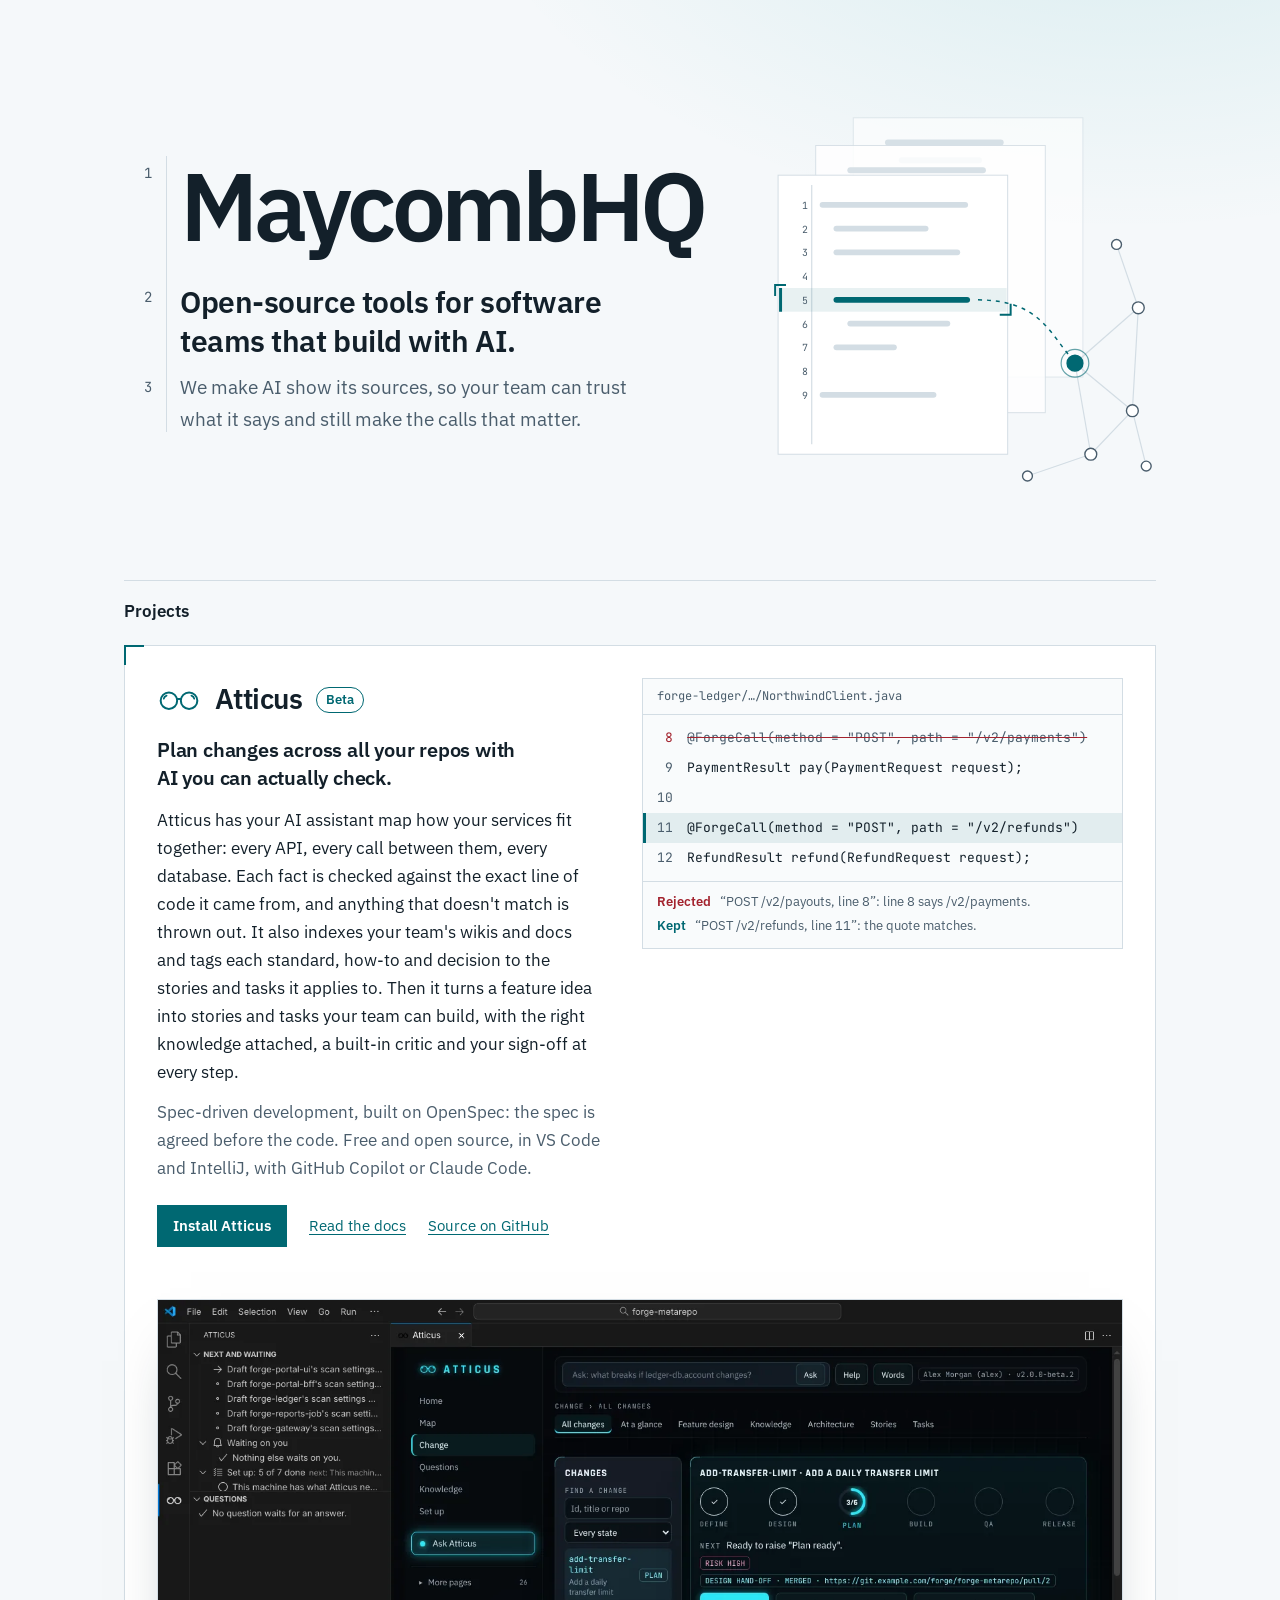
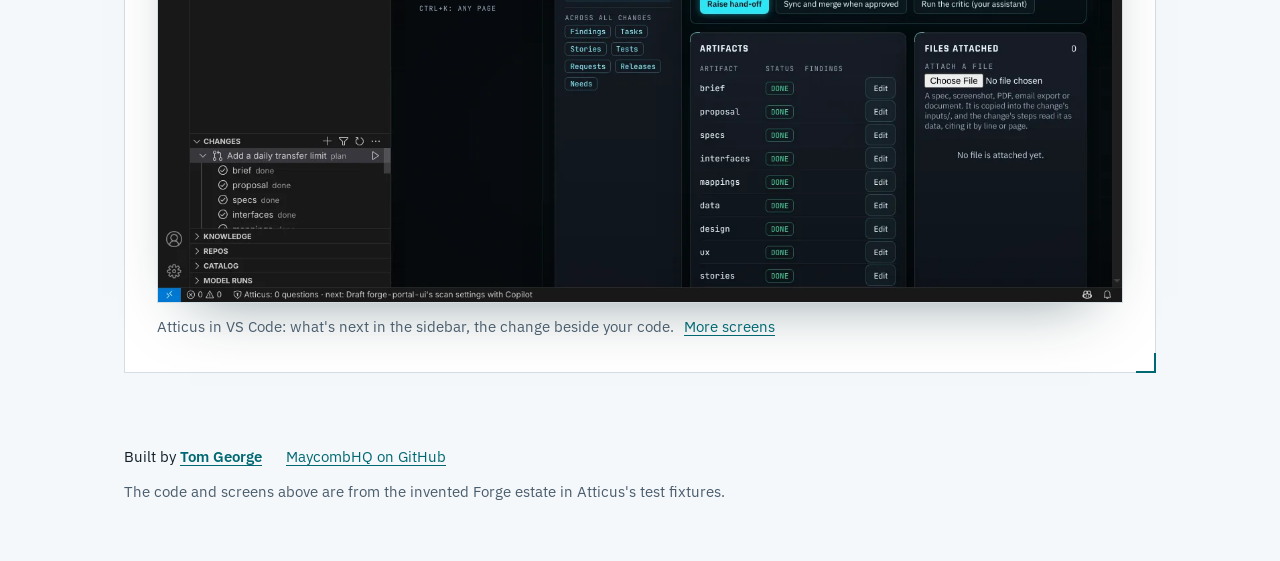
<file: index.html>
<!doctype html>
<html lang="en">
  <head>
    <meta charset="utf-8" />
    <meta name="viewport" content="width=device-width, initial-scale=1" />
    <title>MaycombHQ</title>
    <meta
      name="description"
      content="MaycombHQ makes open-source tools for software teams that build with AI. Its first project is Atticus, spec-driven development across many repos, built on OpenSpec."
    />
    <meta property="og:title" content="MaycombHQ" />
    <meta
      property="og:description"
      content="Open-source tools that show their work. First project: Atticus."
    />
    <link rel="icon" type="image/svg+xml" href="/favicon.svg" />
    <link
      rel="preload"
      href="/fonts/ibm-plex-sans-latin-400-normal.woff2"
      as="font"
      type="font/woff2"
      crossorigin
    />
    <link
      rel="preload"
      href="/fonts/ibm-plex-sans-latin-600-normal.woff2"
      as="font"
      type="font/woff2"
      crossorigin
    />
    <link
      rel="preload"
      href="/fonts/jetbrains-mono-latin-400-normal.woff2"
      as="font"
      type="font/woff2"
      crossorigin
    />
    <script>
      // The Atticus site (/atticus/) remembers its theme switch on this origin; follow it here.
      try {
        var theme = localStorage.getItem("vitepress-theme-appearance");
        if (theme === "dark" || theme === "light")
          document.documentElement.classList.add(theme);
      } catch (e) {}
    </script>
    <link rel="stylesheet" href="/site.css?v=6ad755e4" />
  </head>
  <body>
    <div class="page">
      <!-- The masthead is set as the first lines of a source file: the house idea is that a claim
           names the line it comes from. -->
      <header class="masthead">
        <ol class="source" aria-label="MaycombHQ">
          <li class="l-name"><h1>MaycombHQ</h1></li>
          <li class="l-claim">
            <p>Open-source tools for software teams that build with AI.</p>
          </li>
          <li class="l-detail">
            <p>
              We make AI show its sources, so your team can trust what it says
              and still make the calls that matter.
            </p>
          </li>
        </ol>
        <svg
          class="art"
          viewBox="0 0 470 400"
          role="img"
          aria-labelledby="art-title"
        >
          <title id="art-title">
            A stack of source files; one line on the front file is marked as
            cited, and a thread runs from it to one system on a small map of
            connected systems.
          </title>
          <!-- the files behind: only their tops show -->
          <rect class="card back2" x="164" y="22" width="232" height="262" />
          <rect
            class="bar faint"
            x="196"
            y="44"
            width="120"
            height="6"
            rx="3"
          />
          <rect class="bar faint" x="210" y="62" width="84" height="6" rx="3" />
          <rect class="card back1" x="126" y="50" width="232" height="270" />
          <rect
            class="bar faint"
            x="158"
            y="72"
            width="140"
            height="6"
            rx="3"
          />
          <rect class="bar faint" x="172" y="90" width="96" height="6" rx="3" />
          <!-- the front file -->
          <rect class="card" x="88" y="80" width="232" height="282" />
          <line class="gutter" x1="122" y1="90" x2="122" y2="352" />
          <rect class="cited-wash" x="89" y="194" width="230" height="24" />
          <rect class="cited-edge" x="89" y="194" width="3" height="24" />
          <path class="bracket" d="M85 202 V191 H96 M323 210 V221 H312" />
          <text class="num" x="118" y="114" text-anchor="end">1</text>
          <rect class="bar" x="130" y="107" width="150" height="6" rx="3" />
          <text class="num" x="118" y="138" text-anchor="end">2</text>
          <rect class="bar" x="144" y="131" width="96" height="6" rx="3" />
          <text class="num" x="118" y="162" text-anchor="end">3</text>
          <rect class="bar" x="144" y="155" width="128" height="6" rx="3" />
          <text class="num" x="118" y="186" text-anchor="end">4</text>
          <text class="num" x="118" y="210" text-anchor="end">5</text>
          <rect
            class="bar cited-bar"
            x="144"
            y="203"
            width="138"
            height="6"
            rx="3"
          />
          <text class="num" x="118" y="234" text-anchor="end">6</text>
          <rect class="bar" x="158" y="227" width="104" height="6" rx="3" />
          <text class="num" x="118" y="258" text-anchor="end">7</text>
          <rect class="bar" x="144" y="251" width="64" height="6" rx="3" />
          <text class="num" x="118" y="282" text-anchor="end">8</text>
          <text class="num" x="118" y="306" text-anchor="end">9</text>
          <rect class="bar" x="130" y="299" width="118" height="6" rx="3" />
          <!-- the thread from the cited line to what it says -->
          <path class="thread" d="M290 206 C 350 206, 362 238, 382 262" />
          <!-- the map -->
          <g class="map">
            <path
              class="edge"
              d="M388 270 L446 318 M388 270 L404 362 M446 318 L404 362 M388 270 L452 214 M452 214 L446 318 M452 214 L430 150 M446 318 L460 374 M404 362 L340 384"
            />
            <circle class="node" cx="430" cy="150" r="5" />
            <circle class="node" cx="460" cy="374" r="5" />
            <circle class="node" cx="340" cy="384" r="5" />
            <circle class="node" cx="452" cy="214" r="6" />
            <circle class="node" cx="446" cy="318" r="6" />
            <circle class="node" cx="404" cy="362" r="6" />
            <circle class="node cited" cx="388" cy="270" r="8" />
            <circle class="ring" cx="388" cy="270" r="14" />
          </g>
        </svg>
      </header>

      <main class="projects" aria-labelledby="projects-title">
        <h2 id="projects-title">Projects</h2>

        <article class="project">
          <div class="about">
            <div class="title">
              <svg
                class="mark"
                viewBox="0 0 24 24"
                aria-hidden="true"
                focusable="false"
              >
                <g fill="none" stroke="currentColor" stroke-linecap="round">
                  <g stroke-width="1.1">
                    <circle cx="6.5" cy="12.4" r="4.5" />
                    <circle cx="17.5" cy="12.4" r="4.5" />
                    <path d="M11 11.4 H13" />
                  </g>
                  <path
                    stroke-width="1"
                    d="M3.7 11.3 Q3.9 10.0 5.2 9.6 M20.3 11.3 Q20.1 10.0 18.8 9.6"
                  />
                </g>
              </svg>
              <h3><a href="/atticus/">Atticus</a></h3>
              <span
                class="badge"
                title="Atticus is in beta: try it, and expect changes"
                >Beta</span
              >
            </div>
            <p class="pitch">
              Plan changes across all your repos with AI you can actually check.
            </p>
            <p>
              Atticus has your AI assistant map how your services fit together:
              every API, every call between them, every database. Each fact is
              checked against the exact line of code it came from, and anything
              that doesn't match is thrown out. It also indexes your team's
              wikis and docs and tags each standard, how-to and decision to the
              stories and tasks it applies to. Then it turns a feature idea into
              stories and tasks your team can build, with the right knowledge
              attached, a built-in critic and your sign-off at every step.
            </p>
            <p>
              Spec-driven development, built on OpenSpec: the spec is agreed
              before the code. Free and open source, in VS Code and IntelliJ,
              with GitHub Copilot or Claude Code.
            </p>
            <p class="links">
              <a class="primary" href="/atticus/guide/install.html"
                >Install Atticus</a
              >
              <a href="/atticus/">Read the docs</a>
              <a href="https://github.com/maycombhq/atticus"
                >Source on GitHub</a
              >
            </p>
          </div>

          <figure class="demo">
            <figcaption>
              <span class="file">forge-ledger/…/NorthwindClient.java</span>
            </figcaption>
            <div
              class="code"
              role="img"
              aria-label="Five lines of Java. An assistant claimed line 8 calls POST /v2/payouts; line 8 says /v2/payments, so the claim is rejected. Its claim that line 11 calls POST /v2/refunds holds, so it is kept."
            >
              <div class="row">
                <span class="n">8</span
                ><code>@ForgeCall(method = "POST", path = "/v2/payments")</code>
              </div>
              <div class="row">
                <span class="n">9</span
                ><code>PaymentResult pay(PaymentRequest request);</code>
              </div>
              <div class="row"><span class="n">10</span><code></code></div>
              <div class="row">
                <span class="n">11</span
                ><code>@ForgeCall(method = "POST", path = "/v2/refunds")</code>
              </div>
              <div class="row">
                <span class="n">12</span
                ><code>RefundResult refund(RefundRequest request);</code>
              </div>
              <span class="cursor" aria-hidden="true"></span>
            </div>
            <ul class="verdicts" aria-hidden="true">
              <li class="no">
                <b>Rejected</b> “POST /v2/payouts, line 8”: line 8 says
                /v2/payments.
              </li>
              <li class="ok">
                <b>Kept</b> “POST /v2/refunds, line 11”: the quote matches.
              </li>
            </ul>
          </figure>
          <figure class="screen">
            <a href="/images/atticus-vscode.webp">
              <img
                src="/images/atticus-vscode.webp"
                width="1439"
                height="899"
                loading="lazy"
                alt="VS Code with the Atticus sidebar and the Atticus app open in a tab on a change's page: its stages from define to release, its risk and its artifacts."
              />
            </a>
            <figcaption>
              Atticus in VS Code: what's next in the sidebar, the change beside
              your code.
              <a href="/atticus/#screens-title">More screens</a>
            </figcaption>
          </figure>
        </article>
      </main>

      <footer class="foot">
        <p class="maker">
          <span
            >Built by
            <a href="https://www.linkedin.com/in/devtomgeorge" rel="author"
              >Tom George</a
            ></span
          >
          <a href="https://github.com/maycombhq">MaycombHQ on GitHub</a>
        </p>
        <p>
          <span
            >The code and screens above are from the invented Forge estate in
            Atticus's test fixtures.</span
          >
        </p>
      </footer>
    </div>
  </body>
</html>
</file>
<file: site.css>
/* MaycombHQ: the same tokens as the Atticus site (maycombhq.com/atticus), so the two read as one
   place. Light by default, dark when the system asks, and whichever the Atticus site's theme
   switch was last set to (it shares this origin; see the script in each page's head). Every text
   colour keeps 4.5:1 on its ground in both themes. */

@font-face {
  font-family: "IBM Plex Sans";
  font-style: normal;
  font-weight: 400;
  font-display: swap;
  src: url("/fonts/ibm-plex-sans-latin-400-normal.woff2") format("woff2");
}
@font-face {
  font-family: "JetBrains Mono";
  font-style: normal;
  font-weight: 400;
  font-display: swap;
  src: url("/fonts/jetbrains-mono-latin-400-normal.woff2") format("woff2");
}
@font-face {
  font-family: "IBM Plex Sans";
  font-style: normal;
  font-weight: 600;
  font-display: swap;
  src: url("/fonts/ibm-plex-sans-latin-600-normal.woff2") format("woff2");
}

:root {
  color-scheme: light;
  --ink: #f5f8fa;
  --panel: #ffffff;
  --line: #d3dde4;
  --text: #13202a;
  --muted: #4a5d6c;
  --cite: #006872;
  --cite-strong: #00525a;
  --on-cite: #ffffff;
  --cite-wash: rgba(0, 104, 114, 0.09);
  --no: #a3232e;
  --no-wash: rgba(163, 35, 46, 0.08);
  --code-bg: #f9fbfc;
  --glow: rgba(0, 150, 160, 0.13);
  --mono: "JetBrains Mono", ui-monospace, "Cascadia Mono", Consolas, monospace;
  --gutter: 56px;
}
:root.dark {
  color-scheme: dark;
  --ink: #0e1820;
  --panel: #13212b;
  --line: #253642;
  --text: #e3edf2;
  --muted: #a3b5c2;
  --cite: #5ce1ee;
  --cite-strong: #9ff0f7;
  --on-cite: #06262a;
  --cite-wash: rgba(92, 225, 238, 0.1);
  --no: #ff9aa2;
  --no-wash: rgba(255, 120, 130, 0.1);
  --code-bg: #0f1c25;
  --glow: rgba(92, 225, 238, 0.09);
}
@media (prefers-color-scheme: dark) {
  :root:not(.light) {
    color-scheme: dark;
    --ink: #0e1820;
    --panel: #13212b;
    --line: #253642;
    --text: #e3edf2;
    --muted: #a3b5c2;
    --cite: #5ce1ee;
    --cite-strong: #9ff0f7;
    --on-cite: #06262a;
    --cite-wash: rgba(92, 225, 238, 0.1);
    --no: #ff9aa2;
    --no-wash: rgba(255, 120, 130, 0.1);
    --code-bg: #0f1c25;
    --glow: rgba(92, 225, 238, 0.09);
  }
}

* {
  box-sizing: border-box;
}
html {
  -webkit-text-size-adjust: 100%;
}
body {
  margin: 0;
  background:
    radial-gradient(60rem 36rem at 88% -8%, var(--glow), transparent 70%),
    var(--ink);
  color: var(--text);
  font-family:
    "IBM Plex Sans",
    system-ui,
    -apple-system,
    "Segoe UI",
    sans-serif;
  font-size: 1.0625rem;
  line-height: 1.65;
}
a {
  color: var(--cite);
  text-underline-offset: 3px;
}
a:hover {
  color: var(--cite-strong);
}
:focus-visible {
  outline: 2px solid var(--cite);
  outline-offset: 3px;
}

.page {
  margin: 0 auto;
  max-width: 1080px;
  padding: 96px 24px 56px;
  min-height: 100vh;
  display: flex;
  flex-direction: column;
}
@media (max-width: 640px) {
  .page {
    padding: 48px 16px 40px;
  }
  :root {
    --gutter: 34px;
  }
  .source li::before {
    font-size: 0.75rem;
  }
}

.masthead h1,
.lost h1 {
  margin: 0;
  font-weight: 600;
  line-height: 1;
}

.masthead {
  display: grid;
  grid-template-columns: minmax(0, 1.15fr) minmax(0, 1fr);
  align-items: center;
  gap: 32px;
}

/* The artwork: files, one line cited, a thread to the map it builds. Drawn in the page's own
   colours so it follows the theme. */
.art {
  width: 100%;
  height: auto;
  max-width: 470px;
  justify-self: end;
  overflow: visible;
}
.art .card {
  fill: var(--panel);
  stroke: var(--line);
}
.art .back1 {
  opacity: 0.85;
}
.art .back2 {
  opacity: 0.6;
}
.art .gutter,
.art .edge {
  stroke: var(--line);
  stroke-width: 1.2;
  fill: none;
}
.art .num {
  font: 400 10px var(--mono);
  fill: var(--muted);
}
.art .bar {
  fill: var(--line);
}
.art .bar.faint {
  opacity: 0.9;
}
.art .cited-wash {
  fill: var(--cite-wash);
}
.art .cited-edge,
.art .cited-bar,
.art .node.cited {
  fill: var(--cite);
}
.art .bracket,
.art .thread,
.art .ring {
  fill: none;
  stroke: var(--cite);
  stroke-width: 2;
}
.art .thread {
  stroke-width: 1.5;
  stroke-dasharray: 4 5;
}
.art .ring {
  stroke-width: 1.2;
  opacity: 0.6;
}
.art .node {
  fill: var(--panel);
  stroke: var(--muted);
  stroke-width: 1.4;
}
.art .node.cited {
  stroke: var(--cite);
}
@media (max-width: 760px) {
  .masthead {
    grid-template-columns: minmax(0, 1fr);
  }
  .art {
    justify-self: start;
    max-width: 340px;
    margin-left: var(--gutter);
  }
}

/* The masthead as the first three lines of a file, numbered in a gutter. */
.source {
  list-style: none;
  counter-reset: line;
  margin: 0;
  padding: 0;
  position: relative;
}
.source::before {
  /* the gutter's rule */
  content: "";
  position: absolute;
  top: 0.2em;
  bottom: 0.2em;
  left: calc(var(--gutter) - 14px);
  border-left: 1px solid var(--line);
}
.source li {
  counter-increment: line;
  position: relative;
  padding-left: var(--gutter);
}
.source li::before {
  content: counter(line);
  position: absolute;
  left: 0;
  width: calc(var(--gutter) - 28px);
  text-align: right;
  font: 400 0.875rem/1 var(--mono);
  color: var(--muted);
}
.source .l-name::before {
  top: calc(0.5em + 0.4rem);
}
.source .l-name h1 {
  font-size: clamp(3rem, 1.4rem + 6vw, 6rem);
  letter-spacing: -0.045em;
  padding: 0.04em 0 0.12em;
}
.source .l-claim {
  margin-top: 18px;
}
.source .l-claim::before,
.source .l-detail::before {
  top: 0.55em;
}
.source .l-claim p {
  margin: 0;
  font-size: clamp(1.375rem, 1.1rem + 1.2vw, 1.875rem);
  line-height: 1.3;
  font-weight: 600;
  letter-spacing: -0.015em;
  max-width: 22em;
}
.source .l-detail {
  margin-top: 12px;
}
.source .l-detail p {
  margin: 0;
  max-width: 44ch;
  font-size: 1.1875rem;
  color: var(--muted);
}

.projects {
  margin: 88px 0 0;
}
.projects h2 {
  font-size: 1.0625rem;
  font-weight: 600;
  margin: 0 0 20px;
  padding-top: 16px;
  border-top: 1px solid var(--line);
}

/* A project's entry, in the corner brackets the Atticus app uses for what has been checked. */
.project {
  position: relative;
  display: grid;
  grid-template-columns: minmax(0, 1fr) minmax(0, 1.08fr);
  gap: 32px 40px;
  padding: 32px;
  background: var(--panel);
  border: 1px solid var(--line);
}
.project::before,
.project::after {
  content: "";
  position: absolute;
  width: 18px;
  height: 18px;
  border: 0 solid var(--cite);
  pointer-events: none;
}
.project::before {
  top: -1px;
  left: -1px;
  border-width: 2px 0 0 2px;
}
.project::after {
  bottom: -1px;
  right: -1px;
  border-width: 0 2px 2px 0;
}
.project .title {
  display: flex;
  align-items: center;
  gap: 14px;
  margin-bottom: 14px;
}
.project .badge {
  padding: 2px 9px;
  border: 1px solid var(--cite);
  border-radius: 999px;
  color: var(--cite);
  font-size: 0.8125rem;
  font-weight: 600;
  line-height: 1.5;
}
.project .mark {
  width: 44px;
  height: 44px;
  flex: none;
  color: var(--cite);
}
.project h3 {
  margin: 0;
  font-size: 1.75rem;
  line-height: 1.1;
  font-weight: 600;
  letter-spacing: -0.02em;
}
.project h3 a {
  color: var(--text);
  text-decoration: none;
}
.project h3 a:hover {
  color: var(--cite-strong);
  text-decoration: underline;
  text-decoration-color: var(--cite);
}
.project .about p {
  margin: 0 0 12px;
  max-width: 54ch;
}
.project .about .pitch {
  font-size: 1.25rem;
  line-height: 1.4;
  font-weight: 600;
  letter-spacing: -0.01em;
  max-width: 30ch;
  margin-bottom: 14px;
}
.project .about p:not(.pitch):not(.links) + p:not(.links) {
  color: var(--muted);
}
.project .links {
  display: flex;
  flex-wrap: wrap;
  align-items: center;
  gap: 10px 22px;
  margin-top: 22px !important;
  font-size: 0.9375rem;
}
.project .links a.primary {
  display: inline-block;
  padding: 9px 16px;
  background: var(--cite);
  color: var(--on-cite);
  font-weight: 600;
  text-decoration: none;
}
.project .links a.primary:hover {
  background: var(--cite-strong);
  color: var(--on-cite);
}

/* The one moment of motion: the verifier's cursor checks line 8, rejects it, moves to line 11
   and keeps it. With reduced motion it shows the result. */
.demo {
  --row: 30px;
  margin: 0;
  align-self: start;
  background: var(--code-bg);
  border: 1px solid var(--line);
  font: 400 0.8125rem/var(--row) var(--mono);
  min-width: 0;
}
.demo figcaption {
  padding: 8px 14px;
  border-bottom: 1px solid var(--line);
  color: var(--muted);
  font-size: 0.75rem;
  line-height: 1.6;
}
.demo .code {
  position: relative;
  padding: 8px 0;
  overflow-x: auto;
}
.demo .row {
  position: relative;
  z-index: 1;
  display: flex;
  height: var(--row);
  white-space: pre;
}
.demo .n {
  flex: none;
  width: 44px;
  padding-right: 14px;
  text-align: right;
  color: var(--muted);
}
.demo code {
  font: inherit;
  color: var(--text);
  padding-right: 14px;
}
.demo .cursor {
  position: absolute;
  left: 0;
  right: 0;
  top: 8px;
  height: var(--row);
  border-left: 3px solid var(--cite);
  background: var(--cite-wash);
  animation: check 3.2s cubic-bezier(0.65, 0, 0.35, 1) 0.6s both;
}
.demo .row:nth-child(1) code {
  animation: reject 3.2s linear 0.6s both;
}
.demo .row:nth-child(1) .n {
  animation: reject-n 3.2s linear 0.6s both;
}
@keyframes check {
  0% {
    opacity: 0;
    transform: translateY(0);
  }
  8%,
  38% {
    opacity: 1;
    transform: translateY(0);
    border-color: var(--cite);
    background: var(--cite-wash);
  }
  44% {
    border-color: var(--no);
    background: var(--no-wash);
    transform: translateY(0);
  }
  58% {
    border-color: var(--no);
    background: var(--no-wash);
    transform: translateY(0);
  }
  80%,
  100% {
    opacity: 1;
    transform: translateY(calc(var(--row) * 3));
    border-color: var(--cite);
    background: var(--cite-wash);
  }
}
@keyframes reject {
  0%,
  44% {
    text-decoration: line-through transparent;
  }
  48%,
  100% {
    text-decoration: line-through var(--no);
    color: var(--muted);
  }
}
@keyframes reject-n {
  0%,
  44% {
    color: var(--muted);
  }
  48%,
  100% {
    color: var(--no);
  }
}
.demo .verdicts {
  list-style: none;
  margin: 0;
  padding: 10px 14px 12px;
  border-top: 1px solid var(--line);
  font:
    400 0.8125rem/1.55 "IBM Plex Sans",
    system-ui,
    sans-serif;
  color: var(--muted);
}
.demo .verdicts li + li {
  margin-top: 4px;
}
.demo .verdicts b {
  font-weight: 600;
  margin-right: 6px;
}
.demo .verdicts .no b {
  color: var(--no);
}
.demo .verdicts .ok b {
  color: var(--cite);
}
.demo .verdicts .no {
  animation: appear 0.4s ease 2.1s both;
}
.demo .verdicts .ok {
  animation: appear 0.4s ease 3.4s both;
}
@keyframes appear {
  from {
    opacity: 0;
  }
  to {
    opacity: 1;
  }
}
@media (prefers-reduced-motion: reduce) {
  .demo .cursor,
  .demo .row code,
  .demo .row .n,
  .demo .verdicts li {
    animation-duration: 1ms !important;
    animation-delay: 0s !important;
  }
}

.screen {
  grid-column: 1 / -1;
  margin: 8px 0 0;
}
.screen a {
  display: block;
  border: 1px solid var(--line);
  box-shadow: 0 28px 60px -34px rgba(0, 40, 50, 0.5);
}
.screen img {
  display: block;
  width: 100%;
  height: auto;
}
.screen figcaption {
  margin-top: 12px;
  font-size: 0.9375rem;
  color: var(--muted);
}
.screen figcaption a {
  display: inline;
  border: 0;
  box-shadow: none;
  margin-left: 6px;
}

@media (max-width: 860px) {
  .project {
    grid-template-columns: minmax(0, 1fr);
    padding: 24px;
  }
}
@media (max-width: 480px) {
  .project {
    padding: 20px 16px;
  }
  .demo {
    font-size: 0.75rem;
  }
}

.foot {
  margin-top: auto;
  padding-top: 72px;
  font-size: 0.9375rem;
  color: var(--muted);
}
.foot .maker {
  justify-content: flex-start;
  gap: 6px 24px;
  margin-bottom: 10px;
  color: var(--text);
}
.foot .maker a[rel="author"] {
  font-weight: 600;
}
.foot p {
  margin: 0;
  display: flex;
  flex-wrap: wrap;
  gap: 6px 24px;
  justify-content: space-between;
}

.lost h1 {
  font-size: clamp(2rem, 1.4rem + 3vw, 3rem);
  letter-spacing: -0.02em;
}
.lost p {
  margin: 16px 0 0;
  max-width: 52ch;
}
</file>
